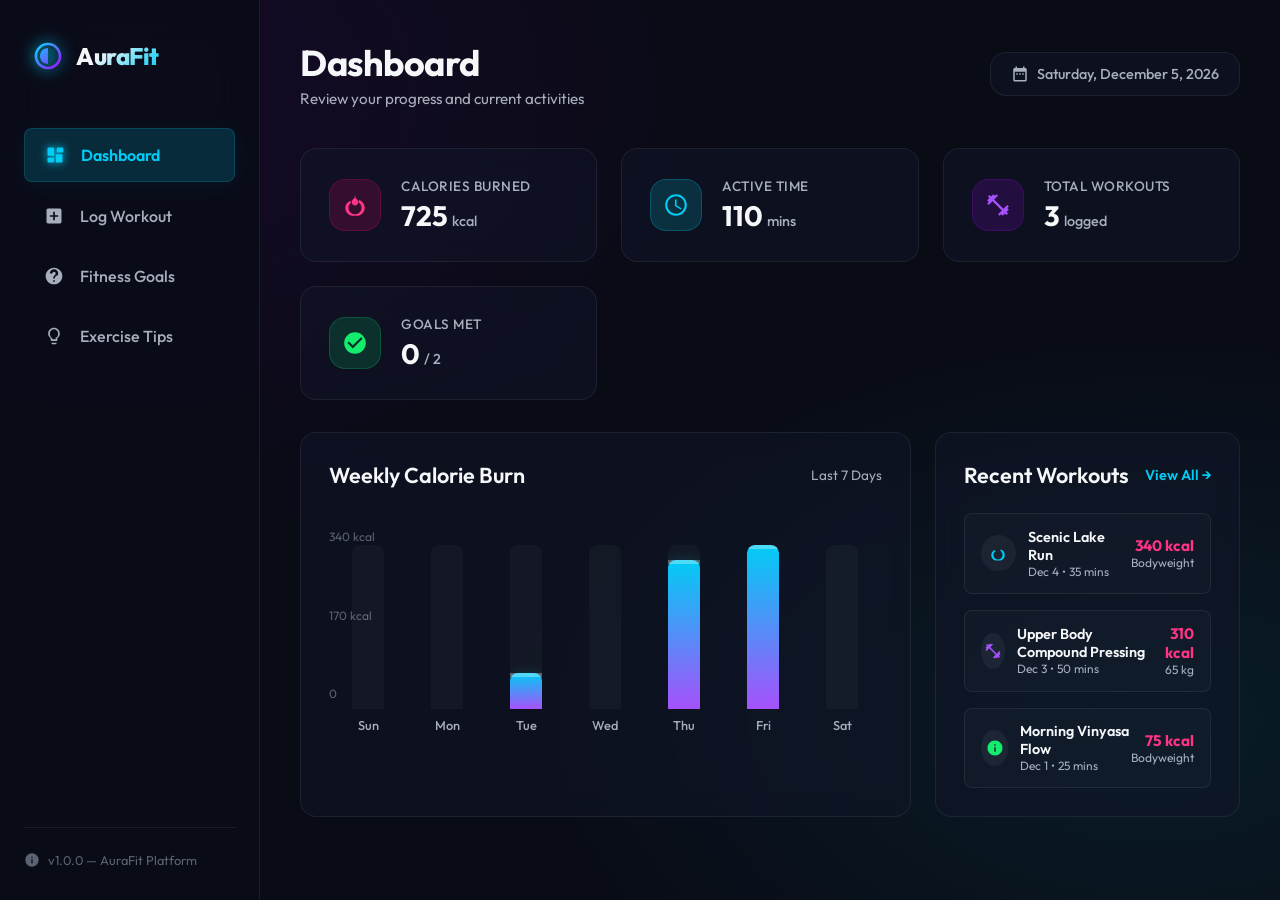
<file: index.html>
<!DOCTYPE html>
<html lang="en">

<head>
    <meta charset="UTF-8">
    <meta name="viewport" content="width=device-width, initial-scale=1.0">
    <title>AuraFit — Premium Fitness & Goal Tracker</title>
    <meta name="description"
        content="A state-of-the-art fitness tracker to log workouts, set personal fitness goals, measure calories burned, and read expert exercise tips.">
    <link rel="stylesheet" href="styles.css">
</head>

<body>

    <!-- Sidebar Navigation -->
    <aside id="sidebar">
        <div class="logo">
            <svg viewBox="0 0 24 24" fill="none" xmlns="http://www.w3.org/2000/svg">
                <path
                    d="M12 2C6.48 2 2 6.48 2 12C2 17.52 6.48 22 12 22C17.52 22 22 17.52 22 12C22 6.48 17.52 2 12 2ZM12 20C7.59 20 4 16.41 4 12C4 7.59 7.59 4 12 4C16.41 4 20 7.59 20 12C20 16.41 16.41 20 12 20Z"
                    fill="url(#logo-grad)" />
                <path d="M12 6C8.69 6 6 8.69 6 12C6 15.31 8.69 18 12 18V6Z" fill="url(#logo-grad)" />
                <defs>
                    <linearGradient id="logo-grad" x1="2" y1="2" x2="22" y2="22" gradientUnits="userSpaceOnUse">
                        <stop stop-color="#00e5ff" />
                        <stop offset="1" stop-color="#aa00ff" />
                    </linearGradient>
                </defs>
            </svg>
            <span>AuraFit</span>
        </div>

        <ul class="nav-links">
            <li class="active" data-view="dashboard">
                <button id="nav-btn-dashboard">
                    <svg viewBox="0 0 24 24">
                        <path
                            d="M4 13h6c.55 0 1-.45 1-1V4c0-.55-.45-1-1-1H4c-.55 0-1 .45-1 1v8c0 .55.45 1 1 1zm0 8h6c.55 0 1-.45 1-1v-4c0-.55-.45-1-1-1H4c-.55 0-1 .45-1 1v4c0 .55.45 1 1 1zm10 0h6c.55 0 1-.45 1-1v-8c0-.55-.45-1-1-1h-6c-.55 0-1 .45-1 1v8c0 .55.45 1 1 1zM14 4v4c0 .55.45 1 1 1h6c.55 0 1-.45 1-1V4c0-.55-.45-1-1-1h-6c-.55 0-1 .45-1 1z" />
                    </svg>
                    Dashboard
                </button>
            </li>
            <li data-view="log">
                <button id="nav-btn-log">
                    <svg viewBox="0 0 24 24">
                        <path
                            d="M19 3H5c-1.1 0-2 .9-2 2v14c0 1.1.9 2 2 2h14c1.1 0 2-.9 2-2V5c0-1.1-.9-2-2-2zm-2 10h-4v4h-2v-4H7v-2h4V7h2v4h4v2z" />
                    </svg>
                    Log Workout
                </button>
            </li>
            <li data-view="goals">
                <button id="nav-btn-goals">
                    <svg viewBox="0 0 24 24">
                        <path
                            d="M12 2C6.48 2 2 6.48 2 12s4.48 10 10 10 10-4.48 10-10S17.52 2 12 2zm1 17h-2v-2h2v2zm2.07-7.75l-.9.92C13.45 12.9 13 13.5 13 15h-2v-.5c0-1.1.45-2.1 1.17-2.83l1.24-1.26c.37-.36.59-.86.59-1.41 0-1.1-.9-2-2-2s-2 .9-2 2H7c0-2.76 2.24-5 5-5s5 2.24 5 5c0 1.04-.42 1.99-1.07 2.75z" />
                    </svg>
                    Fitness Goals
                </button>
            </li>
            <li data-view="tips">
                <button id="nav-btn-tips">
                    <svg viewBox="0 0 24 24">
                        <path
                            d="M9 21c0 .55.45 1 1 1h4c.55 0 1-.45 1-1v-1H9v1zm3-19C8.14 2 5 5.14 5 9c0 2.38 1.19 4.47 3 5.74V17c0 .55.45 1 1 1h6c.55 0 1-.45 1-1v-2.26c1.81-1.27 3-3.36 3-5.74 0-3.86-3.14-7-7-7zm2.85 11.1l-.85.6V16h-4v-1.3l-.85-.6C7.8 13.1 7 11.13 7 9c0-2.76 2.24-5 5-5s5 2.24 5 5c0 2.13-.8 4.1-2.15 5.1z" />
                    </svg>
                    Exercise Tips
                </button>
            </li>
        </ul>

        <div class="sidebar-footer">
            <svg viewBox="0 0 24 24" width="16" height="16" fill="currentColor">
                <path
                    d="M12 2C6.48 2 2 6.48 2 12s4.48 10 10 10 10-4.48 10-10S17.52 2 12 2zm1 15h-2v-6h2v6zm0-8h-2V7h2v2z" />
            </svg>
            <span>v1.0.0 — AuraFit Platform</span>
        </div>
    </aside>

    <!-- Main Workspace Container -->
    <main>
        <!-- Top bar layout -->
        <header>
            <div class="header-title">
                <h1 id="view-title">Dashboard</h1>
                <p id="view-subtitle">Review your progress and current activities</p>
            </div>

            <div style="display: flex; gap: 0.75rem; align-items: center;">
                <!-- Mobile Navigation Hamburger Menu -->
                <button class="menu-btn" id="mobile-menu-btn" aria-label="Toggle Navigation Menu">
                    <svg viewBox="0 0 24 24">
                        <path d="M3 18h18v-2H3v2zm0-5h18v-2H3v2zm0-7v2h18V6H3z" />
                    </svg>
                </button>
                <div class="header-date">
                    <svg viewBox="0 0 24 24" width="18" height="18" fill="currentColor">
                        <path
                            d="M9 11H7v2h2v-2zm4 0h-2v2h2v-2zm4 0h-2v2h2v-2zm2-7h-1V2h-2v2H8V2H6v2H5c-1.11 0-1.99.9-1.99 2L3 20c0 1.1.89 2 2 2h14c1.1 0 2-.9 2-2V6c0-1.1-.9-2-2-2zm0 16H5V9h14v11z" />
                    </svg>
                    <span id="current-date-str">July 19, 2026</span>
                </div>
            </div>
        </header>

        <!-- VIEW 1: DASHBOARD -->
        <section id="view-dashboard" class="app-view active">
            <!-- Metric Cards -->
            <div class="metrics-grid">
                <!-- Card: Calories -->
                <div class="glass-card metric-card calories" id="dash-card-calories">
                    <div class="metric-icon">
                        <svg viewBox="0 0 24 24">
                            <path
                                d="M12 2.69c.04.83-.06 1.48-.28 2.05-.22.58-.58 1.09-1.07 1.54C9.67 7.18 9 8.24 9 9.5c0 1.66 1.34 3 3 3s3-1.34 3-3c0-1.2-.6-2.28-1.51-2.95-.31-.22-.59-.51-.78-.85-.19-.34-.28-.75-.28-1.2v-.81M13.5 22c4.14 0 7.5-3.36 7.5-7.5 0-3.33-2.17-6.15-5.15-7.14-.14.67-.44 1.28-.88 1.79C16.92 10.42 18 12.33 18 14.5c0 3.31-2.69 6-6 6s-6-2.69-6-6c0-1.99.97-3.75 2.47-4.85-.36-.45-.63-1-.79-1.6C5.07 9.17 3 11.59 3 14.5 3 18.64 6.36 22 10.5 22h3z" />
                        </svg>
                    </div>
                    <div class="metric-info">
                        <span class="metric-label">Calories Burned</span>
                        <div class="metric-value"><span id="metric-calories">0</span><span
                                class="metric-unit">kcal</span></div>
                    </div>
                </div>
                <!-- Card: Active Time -->
                <div class="glass-card metric-card duration" id="dash-card-duration">
                    <div class="metric-icon">
                        <svg viewBox="0 0 24 24">
                            <path
                                d="M11.99 2C6.47 2 2 6.48 2 12s4.47 10 9.99 10C17.52 22 22 17.52 22 12S17.52 2 11.99 2zM12 20c-4.42 0-8-3.58-8-8s3.58-8 8-8 8 3.58 8 8-3.58 8-8 8zm.5-13H11v6l5.25 3.15.75-1.23-4.5-2.67z" />
                        </svg>
                    </div>
                    <div class="metric-info">
                        <span class="metric-label">Active Time</span>
                        <div class="metric-value"><span id="metric-duration">0</span><span
                                class="metric-unit">mins</span></div>
                    </div>
                </div>
                <!-- Card: Workouts -->
                <div class="glass-card metric-card workouts" id="dash-card-workouts">
                    <div class="metric-icon">
                        <svg viewBox="0 0 24 24">
                            <path
                                d="M20.57 14.86L22 13.43 20.57 12 17 15.57 8.43 7 12 3.43 10.57 2 9.14 3.43 7.71 2 5.57 4.14 4.14 2.71 2.71 4.14 4.14 5.57 2 7.71 3.43 9.14 2 10.57 3.43 12 7 8.43 15.57 17 12 20.57 13.43 22 14.86 20.57 16.29 22 18.43 19.86 19.86 21.29 21.29 19.86 19.86 18.43 22 16.29 20.57 14.86z" />
                        </svg>
                    </div>
                    <div class="metric-info">
                        <span class="metric-label">Total Workouts</span>
                        <div class="metric-value"><span id="metric-workouts">0</span><span
                                class="metric-unit">logged</span></div>
                    </div>
                </div>
                <!-- Card: Goal Status -->
                <div class="glass-card metric-card goals-met" id="dash-card-goals">
                    <div class="metric-icon">
                        <svg viewBox="0 0 24 24">
                            <path
                                d="M12 2C6.48 2 2 6.48 2 12s4.48 10 10 10 10-4.48 10-10S17.52 2 12 2zm-2 15l-5-5 1.41-1.41L10 14.17l7.59-7.59L19 8l-9 9z" />
                        </svg>
                    </div>
                    <div class="metric-info">
                        <span class="metric-label">Goals Met</span>
                        <div class="metric-value"><span id="metric-goals-met">0</span><span class="metric-unit">/ <span
                                    id="metric-goals-total">0</span></span></div>
                    </div>
                </div>
            </div>

            <!-- Details: Chart and Quick Log/Overview -->
            <div class="dashboard-details-grid">
                <!-- Weekly Activity Log (CSS Chart Card) -->
                <div class="glass-card">
                    <div class="section-header">
                        <h2>Weekly Calorie Burn</h2>
                        <span style="font-size:0.85rem; color: var(--text-muted);">Last 7 Days</span>
                    </div>
                    <div id="chart-mount">
                        <!-- Chart loaded by app.js -->
                    </div>
                </div>

                <!-- Recent Activities (Quick List) -->
                <div class="glass-card">
                    <div class="section-header">
                        <h2>Recent Workouts</h2>
                        <button class="btn-link" id="btn-view-all-workouts">View All →</button>
                    </div>
                    <div class="quick-stats" id="recent-workouts-mount">
                        <!-- Content loaded by app.js -->
                    </div>
                </div>
            </div>
        </section>

        <!-- VIEW 2: LOG WORKOUT -->
        <section id="view-log" class="app-view">
            <div class="log-layout">
                <!-- Form column -->
                <div class="glass-card" style="height: fit-content;">
                    <div class="section-header" style="margin-bottom: 1.25rem;">
                        <h2>Log a New Activity</h2>
                    </div>
                    <form id="workout-form" novalidate>
                        <div class="form-grid">
                            <div class="form-group full-width">
                                <label for="workout-name">Exercise/Workout Name</label>
                                <input type="text" id="workout-name" placeholder="e.g. Morning Runs, Squats, Pilates"
                                    required>
                            </div>
                            <div class="form-group">
                                <label for="workout-category">Category</label>
                                <select id="workout-category">
                                    <option value="cardio">Cardio</option>
                                    <option value="strength">Strength</option>
                                    <option value="flexibility">Flexibility / Yoga</option>
                                    <option value="sport">Sports / Games</option>
                                    <option value="mind-body">Mind-Body & Stretch</option>
                                </select>
                            </div>
                            <div class="form-group">
                                <label for="workout-duration">Duration (Minutes)</label>
                                <input type="number" id="workout-duration" min="1" max="480" value="30" required>
                            </div>
                            <div class="form-group">
                                <label for="workout-weight">Weight Load (kg) <span
                                        style="font-size:0.7rem; color:var(--text-dark);">(Optional)</span></label>
                                <input type="number" id="workout-weight" min="0" max="500" placeholder="—">
                            </div>
                            <div class="form-group">
                                <label for="workout-sets">Sets / Reps <span
                                        style="font-size:0.7rem; color:var(--text-dark);">(Optional)</span></label>
                                <div style="display:flex; gap:0.5rem; align-items:center;">
                                    <input type="number" id="workout-sets" min="0" max="100" placeholder="Sets"
                                        style="width:50%;">
                                    <span style="color:var(--text-dark);">x</span>
                                    <input type="number" id="workout-reps" min="0" max="1000" placeholder="Reps"
                                        style="width:50%;">
                                </div>
                            </div>
                            <div class="form-group full-width">
                                <label for="workout-calories">Calories Burned <span
                                        style="font-size:0.75rem; color:var(--text-dark);">(Leave blank to
                                        auto-calculate)</span></label>
                                <input type="number" id="workout-calories" min="0" max="5000"
                                    placeholder="Auto-calculated MET equivalent">
                            </div>
                        </div>
                        <div class="btn-container">
                            <button type="reset" class="btn btn-secondary">Clear</button>
                            <button type="submit" class="btn btn-primary" id="btn-save-workout">
                                <svg viewBox="0 0 24 24" width="18" height="18" fill="currentColor">
                                    <path d="M19 13h-6v6h-2v-6H5v-2h6V5h2v6h6v2z" />
                                </svg>
                                Save Activity
                            </button>
                        </div>
                    </form>
                </div>

                <!-- History Logs List -->
                <div class="glass-card">
                    <div class="section-header">
                        <h2>Workout History</h2>
                        <span id="workout-history-count"
                            style="font-size: 0.9rem; color: var(--text-muted); font-weight: 500;">0 logged</span>
                    </div>
                    <div class="workouts-table-container">
                        <table id="history-table">
                            <thead>
                                <tr>
                                    <th>Date</th>
                                    <th>Activity</th>
                                    <th>Category</th>
                                    <th>Load & Volume</th>
                                    <th>Duration</th>
                                    <th>Calories</th>
                                    <th style="width: 50px;">Action</th>
                                </tr>
                            </thead>
                            <tbody id="history-table-body">
                                <!-- Dynamic JS Injection -->
                            </tbody>
                        </table>
                        <div id="history-empty-state">
                            <!-- Injected if list is empty -->
                        </div>
                    </div>
                </div>
            </div>
        </section>

        <!-- VIEW 3: FITNESS GOALS -->
        <section id="view-goals" class="app-view">
            <div class="goals-layout">
                <!-- Create Goal Column -->
                <div class="glass-card" style="height: fit-content;">
                    <div class="section-header" style="margin-bottom: 1.25rem;">
                        <h2>Define a Goal</h2>
                    </div>
                    <form id="goal-form" novalidate>
                        <div class="form-grid">
                            <div class="form-group full-width">
                                <label for="goal-name">Goal Title / Focus</label>
                                <input type="text" id="goal-name" placeholder="e.g. Burn Calories, Weekly Gym Session"
                                    required>
                            </div>
                            <div class="form-group">
                                <label for="goal-metric">Metric Tracked</label>
                                <select id="goal-metric">
                                    <option value="calories">Calories Burned (kcal)</option>
                                    <option value="duration">Active Time (mins)</option>
                                    <option value="count">Workouts Logged (count)</option>
                                </select>
                            </div>
                            <div class="form-group">
                                <label for="goal-value">Target Value</label>
                                <input type="number" id="goal-value" min="1" max="100000" value="1000" required>
                            </div>
                            <div class="form-group full-width">
                                <label for="goal-timeframe">Goal Duration</label>
                                <select id="goal-timeframe">
                                    <option value="weekly">Weekly Target (This Week)</option>
                                    <option value="monthly">Monthly Target (This Month)</option>
                                </select>
                            </div>
                        </div>
                        <div class="btn-container">
                            <button type="submit" class="btn btn-primary" style="width: 100%; justify-content: center;"
                                id="btn-save-goal">
                                <svg viewBox="0 0 24 24" width="18" height="18" fill="currentColor">
                                    <path
                                        d="M12 2C6.48 2 2 6.48 2 12s4.48 10 10 10 10-4.48 10-10S17.52 2 12 2zm1 17h-2v-2h2v2zm2.07-7.75l-.9.92C13.45 12.9 13 13.5 13 15h-2v-.5c0-1.1.45-2.1 1.17-2.83l1.24-1.26c.37-.36.59-.86.59-1.41 0-1.1-.9-2-2-2s-2 .9-2 2H7c0-2.76 2.24-5 5-5s5 2.24 5 5c0 1.04-.42 1.99-1.07 2.75z" />
                                </svg>
                                Create Fitness Goal
                            </button>
                        </div>
                    </form>
                </div>

                <!-- Goals Progress Grid -->
                <div class="glass-card">
                    <div class="section-header">
                        <h2>Goal Progress tracker</h2>
                        <span id="goals-progress-count"
                            style="font-size: 0.9rem; color: var(--text-muted); font-weight: 500;">0 Goals</span>
                    </div>
                    <div class="goals-list-grid" id="goals-list-mount">
                        <!-- Dynamic JS Injection -->
                    </div>
                    <div id="goals-empty-state">
                        <!-- Injected if list is empty -->
                    </div>
                </div>
            </div>
        </section>

        <!-- VIEW 4: EXERCISE TIPS -->
        <section id="view-tips" class="app-view">
            <!-- Search & Filters -->
            <div class="glass-card" style="margin-bottom: 2rem; padding: 1.25rem 1.75rem;">
                <div class="tips-controls">
                    <div class="search-wrapper">
                        <svg viewBox="0 0 24 24">
                            <path
                                d="M15.5 14h-.79l-.28-.27C15.41 12.59 16 11.11 16 9.5 16 5.91 13.09 3 9.5 3S3 5.91 3 9.5 5.91 16 9.5 16c1.61 0 3.09-.59 4.23-1.57l.27.28v.79l5 4.99L20.49 19l-4.99-5zm-6 0C7.01 14 5 11.99 5 9.5S7.01 5 9.5 5 14 7.01 14 9.5 11.99 14 9.5 14z" />
                        </svg>
                        <input type="text" id="tips-search"
                            placeholder="Search exercises, breathing techniques, nutrition, recovery...">
                    </div>
                </div>
                <div class="filter-pills" id="tips-category-pills">
                    <button class="filter-pill active" data-category="all">All Guidance</button>
                    <button class="filter-pill" data-category="Warm-up">Warm-Up</button>
                    <button class="filter-pill" data-category="Strength">Strength</button>
                    <button class="filter-pill" data-category="Cardio">Cardio</button>
                    <button class="filter-pill" data-category="Recovery">Recovery</button>
                    <button class="filter-pill" data-category="Nutrition">Nutrition</button>
                </div>
            </div>

            <!-- Tips Grid -->
            <div class="tips-grid" id="tips-grid-mount">
                <!-- Dynamically loaded -->
            </div>
        </section>
    </main>

    <!-- Modal view for Detailed Tip Guides -->
    <div class="modal-overlay" id="tip-modal-overlay">
        <div class="modal-card">
            <div class="modal-header">
                <h3 id="modal-tip-title">Squat Technique Guide</h3>
                <button class="modal-close" id="modal-close-btn" aria-label="Close modal">
                    <svg viewBox="0 0 24 24">
                        <path
                            d="M19 6.41L17.59 5 12 10.59 6.41 5 5 6.41 10.59 12 5 17.59 6.41 19 12 13.41 17.59 19 19 17.59 13.41 12 19 6.41z" />
                    </svg>
                </button>
            </div>
            <div class="modal-body" id="modal-tip-body">
                <!-- Dynamic text content loaded in JS -->
            </div>
        </div>
    </div>

    <script src="app.js"></script>
</body>

</html>
</file>
<file: styles.css>
@import url('https://fonts.googleapis.com/css2?family=Outfit:wght@300;400;500;600;700;800&display=swap');

:root {
    --bg-dark: hsl(230, 40%, 6%);
    --bg-card: rgba(18, 22, 40, 0.55);
    --bg-card-hover: rgba(26, 32, 58, 0.7);
    --border-color: rgba(255, 255, 255, 0.07);
    --border-color-hover: rgba(255, 255, 255, 0.15);

    --primary: hsl(190, 100%, 48%);
    --primary-glow: rgba(0, 229, 255, 0.15);
    --secondary: hsl(270, 95%, 65%);
    --secondary-glow: rgba(170, 0, 255, 0.15);
    --success: hsl(145, 85%, 50%);
    --success-glow: rgba(0, 230, 115, 0.15);
    --accent: hsl(335, 100%, 60%);
    --accent-glow: rgba(255, 0, 110, 0.15);

    --text-main: hsl(220, 20%, 97%);
    --text-muted: hsl(220, 15%, 70%);
    --text-dark: hsl(220, 10%, 40%);

    --font-sans: 'Outfit', -apple-system, BlinkMacSystemFont, "Segoe UI", Roboto, sans-serif;
    --transition: all 0.3s cubic-bezier(0.25, 0.8, 0.25, 1);
    --border-radius: 16px;
    --border-radius-sm: 8px;
    --sidebar-width: 260px;
}

* {
    margin: 0;
    padding: 0;
    box-sizing: border-box;
}

body {
    font-family: var(--font-sans);
    background-color: var(--bg-dark);
    background-image:
        radial-gradient(at 10% 10%, rgba(170, 0, 255, 0.08) 0px, transparent 40%),
        radial-gradient(at 90% 80%, rgba(0, 229, 255, 0.08) 0px, transparent 40%);
    background-attachment: fixed;
    color: var(--text-main);
    min-height: 100vh;
    display: flex;
    overflow-x: hidden;
}

/* Styled Scrollbars */
::-webkit-scrollbar {
    width: 8px;
    height: 8px;
}

::-webkit-scrollbar-track {
    background: var(--bg-dark);
}

::-webkit-scrollbar-thumb {
    background: rgba(255, 255, 255, 0.1);
    border-radius: 4px;
}

::-webkit-scrollbar-thumb:hover {
    background: rgba(255, 255, 255, 0.2);
}

/* Sidebar Navigation */
aside {
    width: var(--sidebar-width);
    background: rgba(10, 12, 24, 0.85);
    backdrop-filter: blur(20px);
    border-right: 1px solid var(--border-color);
    padding: 2rem 1.5rem;
    display: flex;
    flex-direction: column;
    position: fixed;
    top: 0;
    bottom: 0;
    left: 0;
    z-index: 100;
    transition: var(--transition);
}

.logo {
    display: flex;
    align-items: center;
    gap: 0.75rem;
    margin-bottom: 3rem;
    padding: 0.5rem;
}

.logo svg {
    width: 32px;
    height: 32px;
    filter: drop-shadow(0 0 8px var(--primary));
}

.logo span {
    font-size: 1.5rem;
    font-weight: 800;
    letter-spacing: -0.5px;
    background: linear-gradient(135deg, var(--text-main) 30%, var(--primary) 100%);
    -webkit-background-clip: text;
    -webkit-text-fill-color: transparent;
}

.nav-links {
    list-style: none;
    display: flex;
    flex-direction: column;
    gap: 0.5rem;
    flex-grow: 1;
}

.nav-links li button {
    width: 100%;
    background: transparent;
    border: none;
    outline: none;
    padding: 1rem 1.25rem;
    border-radius: var(--border-radius-sm);
    color: var(--text-muted);
    font-family: var(--font-sans);
    font-size: 1rem;
    font-weight: 500;
    display: flex;
    align-items: center;
    gap: 1rem;
    cursor: pointer;
    transition: var(--transition);
    text-align: left;
}

.nav-links li button svg {
    width: 20px;
    height: 20px;
    fill: currentColor;
    transition: var(--transition);
}

.nav-links li button:hover {
    color: var(--text-main);
    background: rgba(255, 255, 255, 0.03);
}

.nav-links li.active button {
    color: var(--primary);
    background: var(--primary-glow);
    border: 1px solid rgba(0, 229, 255, 0.15);
    font-weight: 600;
    box-shadow: 0 4px 20px rgba(0, 229, 255, 0.05);
}

.nav-links li.active button svg {
    filter: drop-shadow(0 0 4px var(--primary));
}

.sidebar-footer {
    padding-top: 1.5rem;
    border-top: 1px solid var(--border-color);
    font-size: 0.8rem;
    color: var(--text-dark);
    display: flex;
    align-items: center;
    gap: 0.5rem;
}

/* Main Content Area */
main {
    margin-left: var(--sidebar-width);
    flex-grow: 1;
    padding: 2.5rem;
    min-height: 100vh;
    max-width: 1400px;
    width: calc(100% - var(--sidebar-width));
    transition: var(--transition);
}

/* Header/Top Bar */
header {
    display: flex;
    justify-content: space-between;
    align-items: center;
    margin-bottom: 2.5rem;
}

.header-title h1 {
    font-size: 2.25rem;
    font-weight: 700;
    letter-spacing: -0.5px;
}

.header-title p {
    color: var(--text-muted);
    font-size: 0.95rem;
    margin-top: 0.25rem;
}

.header-date {
    background: var(--bg-card);
    border: 1px solid var(--border-color);
    padding: 0.75rem 1.25rem;
    border-radius: var(--border-radius);
    font-size: 0.9rem;
    font-weight: 500;
    color: var(--text-muted);
    display: flex;
    align-items: center;
    gap: 0.5rem;
}

/* Panels/Sections View System */
.app-view {
    display: none;
    animation: fadeIn 0.4s ease-out forwards;
}

.app-view.active {
    display: block;
}

@keyframes fadeIn {
    from {
        opacity: 0;
        transform: translateY(12px);
    }

    to {
        opacity: 1;
        transform: translateY(0);
    }
}

/* Glass Card styling */
.glass-card {
    background: var(--bg-card);
    backdrop-filter: blur(12px);
    border: 1px solid var(--border-color);
    border-radius: var(--border-radius);
    padding: 1.75rem;
    transition: var(--transition);
    position: relative;
    overflow: hidden;
}

.glass-card:hover {
    background: var(--bg-card-hover);
    border-color: var(--border-color-hover);
    box-shadow: 0 8px 32px rgba(0, 0, 0, 0.2);
}

/* Grid Layouts */
.metrics-grid {
    display: grid;
    grid-template-columns: repeat(auto-fit, minmax(220px, 1fr));
    gap: 1.5rem;
    margin-bottom: 2rem;
}

.metric-card {
    display: flex;
    align-items: center;
    gap: 1.25rem;
}

.metric-icon {
    width: 52px;
    height: 52px;
    border-radius: var(--border-radius);
    display: flex;
    align-items: center;
    justify-content: center;
}

.metric-card.calories .metric-icon {
    background: var(--accent-glow);
    border: 1px solid rgba(255, 0, 110, 0.2);
    color: var(--accent);
}

.metric-card.duration .metric-icon {
    background: var(--primary-glow);
    border: 1px solid rgba(0, 229, 255, 0.2);
    color: var(--primary);
}

.metric-card.workouts .metric-icon {
    background: var(--secondary-glow);
    border: 1px solid rgba(170, 0, 255, 0.2);
    color: var(--secondary);
}

.metric-card.goals-met .metric-icon {
    background: var(--success-glow);
    border: 1px solid rgba(0, 230, 115, 0.2);
    color: var(--success);
}

.metric-icon svg {
    width: 26px;
    height: 26px;
    fill: currentColor;
}

.metric-info {
    display: flex;
    flex-direction: column;
}

.metric-label {
    font-size: 0.85rem;
    color: var(--text-muted);
    font-weight: 500;
    text-transform: uppercase;
    letter-spacing: 0.5px;
}

.metric-value {
    font-size: 1.75rem;
    font-weight: 700;
    margin-top: 0.2rem;
}

.metric-unit {
    font-size: 0.9rem;
    font-weight: 500;
    color: var(--text-muted);
    margin-left: 0.25rem;
}

/* Dashboard Charts & Logs Row */
.dashboard-details-grid {
    display: grid;
    grid-template-columns: 2fr 1fr;
    gap: 1.5rem;
    margin-bottom: 2rem;
}

@media (max-width: 1024px) {
    .dashboard-details-grid {
        grid-template-columns: 1fr;
    }
}

.section-header {
    display: flex;
    justify-content: space-between;
    align-items: center;
    margin-bottom: 1.5rem;
}

.section-header h2 {
    font-size: 1.35rem;
    font-weight: 600;
}

.section-header .btn-link {
    background: transparent;
    border: none;
    color: var(--primary);
    font-weight: 600;
    font-size: 0.9rem;
    cursor: pointer;
    font-family: var(--font-sans);
    display: flex;
    align-items: center;
    gap: 0.25rem;
    transition: var(--transition);
}

.section-header .btn-link:hover {
    text-decoration: underline;
    opacity: 0.9;
}

/* CSS Chart styles */
.chart-container {
    height: 220px;
    display: flex;
    align-items: flex-end;
    justify-content: space-between;
    padding-top: 1rem;
    position: relative;
}

.chart-axis-y {
    position: absolute;
    left: 0;
    top: 1rem;
    bottom: 2rem;
    display: flex;
    flex-direction: column;
    justify-content: space-between;
    font-size: 0.75rem;
    color: var(--text-dark);
}

.chart-bar-wrapper {
    flex-grow: 1;
    display: flex;
    flex-direction: column;
    align-items: center;
    height: 100%;
    justify-content: flex-end;
    position: relative;
    z-index: 10;
}

.chart-bar-container {
    width: 32px;
    background: rgba(255, 255, 255, 0.03);
    border-radius: 8px 8px 0 0;
    height: calc(100% - 2.5rem);
    display: flex;
    align-items: flex-end;
    position: relative;
    overflow: hidden;
}

.chart-bar {
    width: 100%;
    background: linear-gradient(to top, var(--secondary), var(--primary));
    border-radius: 8px 8px 0 0;
    height: 0%;
    transition: height 1s cubic-bezier(0.4, 0, 0.2, 1);
    position: relative;
    box-shadow: 0 0 12px rgba(0, 229, 255, 0.15);
}

.chart-bar::after {
    content: '';
    position: absolute;
    top: 0;
    left: 0;
    right: 0;
    height: 4px;
    background: rgba(255, 255, 255, 0.3);
}

.chart-bar-tooltip {
    position: absolute;
    bottom: 100%;
    background: #181d33;
    color: #fff;
    font-size: 0.75rem;
    padding: 0.25rem 0.5rem;
    border-radius: 4px;
    border: 1px solid var(--border-color);
    white-space: nowrap;
    opacity: 0;
    transform: translateY(-4px);
    transition: var(--transition);
    pointer-events: none;
    z-index: 20;
}

.chart-bar-wrapper:hover .chart-bar-tooltip {
    opacity: 1;
    transform: translateY(-8px);
}

.chart-label {
    margin-top: 0.5rem;
    font-size: 0.8rem;
    color: var(--text-muted);
    font-weight: 500;
}

.empty-chart-state {
    display: flex;
    flex-direction: column;
    align-items: center;
    justify-content: center;
    width: 100%;
    height: 100%;
    color: var(--text-dark);
    text-align: center;
}

.empty-chart-state svg {
    width: 48px;
    height: 48px;
    margin-bottom: 0.75rem;
    opacity: 0.4;
}

/* Quick Log UI */
.quick-stats {
    display: flex;
    flex-direction: column;
    gap: 1rem;
}

.mini-workout-card {
    background: rgba(255, 255, 255, 0.02);
    border: 1px solid var(--border-color);
    border-radius: var(--border-radius-sm);
    padding: 0.85rem 1rem;
    display: flex;
    align-items: center;
    justify-content: space-between;
    transition: var(--transition);
}

.mini-workout-card:hover {
    background: rgba(255, 255, 255, 0.04);
    border-color: var(--border-color-hover);
}

.mini-w-details {
    display: flex;
    align-items: center;
    gap: 0.75rem;
}

.mini-w-icon {
    width: 36px;
    height: 36px;
    border-radius: 50%;
    display: flex;
    align-items: center;
    justify-content: center;
    background: rgba(255, 255, 255, 0.05);
    color: var(--text-muted);
}

.mini-w-icon svg {
    width: 18px;
    height: 18px;
    fill: currentColor;
}

.mini-w-text h4 {
    font-size: 0.9rem;
    font-weight: 600;
}

.mini-w-text p {
    font-size: 0.75rem;
    color: var(--text-muted);
}

.mini-w-stats {
    text-align: right;
}

.mini-w-value {
    font-size: 0.95rem;
    font-weight: 700;
    color: var(--accent);
}

.mini-w-sub {
    font-size: 0.75rem;
    color: var(--text-muted);
}

/* Forms */
.form-grid {
    display: grid;
    grid-template-columns: 1fr 1fr;
    gap: 1.25rem;
    margin-bottom: 1.5rem;
}

@media (max-width: 640px) {
    .form-grid {
        grid-template-columns: 1fr;
    }
}

.form-group {
    display: flex;
    flex-direction: column;
    gap: 0.5rem;
}

.form-group.full-width {
    grid-column: span 2;
}

@media (max-width: 640px) {
    .form-group.full-width {
        grid-column: span 1;
    }
}

label {
    font-size: 0.85rem;
    font-weight: 600;
    color: var(--text-muted);
    text-transform: uppercase;
    letter-spacing: 0.5px;
}

input,
select,
textarea {
    background: rgba(255, 255, 255, 0.03);
    border: 1px solid var(--border-color);
    border-radius: var(--border-radius-sm);
    padding: 0.85rem 1rem;
    color: var(--text-main);
    font-family: var(--font-sans);
    font-size: 0.95rem;
    transition: var(--transition);
    outline: none;
}

input:focus,
select:focus,
textarea:focus {
    border-color: var(--primary);
    background: rgba(255, 255, 255, 0.05);
    box-shadow: 0 0 10px rgba(0, 229, 255, 0.1);
}

select option {
    background: #0f1220;
    color: var(--text-main);
}

.btn-container {
    display: flex;
    justify-content: flex-end;
    gap: 1rem;
}

.btn {
    padding: 0.85rem 1.75rem;
    border-radius: var(--border-radius-sm);
    font-family: var(--font-sans);
    font-size: 0.95rem;
    font-weight: 600;
    cursor: pointer;
    transition: var(--transition);
    display: inline-flex;
    align-items: center;
    gap: 0.5rem;
    border: none;
}

.btn-primary {
    background: linear-gradient(135deg, var(--primary), var(--secondary));
    color: #fff;
    box-shadow: 0 4px 15px rgba(0, 229, 255, 0.2);
}

.btn-primary:hover {
    transform: translateY(-2px);
    box-shadow: 0 6px 20px rgba(0, 229, 255, 0.35);
}

.btn-secondary {
    background: rgba(255, 255, 255, 0.05);
    color: var(--text-main);
    border: 1px solid var(--border-color);
}

.btn-secondary:hover {
    background: rgba(255, 255, 255, 0.08);
    border-color: var(--border-color-hover);
}

/* History logs list view */
.log-layout {
    display: grid;
    grid-template-columns: 1fr 2fr;
    gap: 2rem;
}

@media (max-width: 1024px) {
    .log-layout {
        grid-template-columns: 1fr;
    }
}

.workouts-table-container {
    overflow-x: auto;
}

table {
    width: 100%;
    border-collapse: collapse;
    text-align: left;
    margin-top: 0.5rem;
}

th {
    padding: 1rem;
    font-size: 0.85rem;
    font-weight: 600;
    color: var(--text-muted);
    text-transform: uppercase;
    letter-spacing: 0.5px;
    border-bottom: 1px solid var(--border-color);
}

td {
    padding: 1.15rem 1rem;
    border-bottom: 1px solid var(--border-color);
    font-size: 0.95rem;
    color: var(--text-main);
}

tr:last-child td {
    border-bottom: none;
}

tr:hover td {
    background: rgba(255, 255, 255, 0.015);
}

.table-category {
    display: inline-flex;
    align-items: center;
    padding: 0.35rem 0.65rem;
    border-radius: 20px;
    font-size: 0.75rem;
    font-weight: 600;
    text-transform: uppercase;
    letter-spacing: 0.5px;
}

.category-cardio {
    background: rgba(0, 229, 255, 0.12);
    color: var(--primary);
}

.category-strength {
    background: rgba(170, 0, 255, 0.12);
    color: var(--secondary);
}

.category-flexibility {
    background: rgba(0, 230, 115, 0.12);
    color: var(--success);
}

.category-sport {
    background: rgba(255, 0, 110, 0.12);
    color: var(--accent);
}

.category-mind-body {
    background: rgba(255, 170, 0, 0.12);
    color: hsl(40, 100%, 55%);
}

.action-btn {
    background: transparent;
    border: none;
    color: var(--text-muted);
    cursor: pointer;
    padding: 0.25rem;
    border-radius: 4px;
    transition: var(--transition);
}

.action-btn:hover {
    color: var(--accent);
    background: var(--accent-glow);
}

.action-btn svg {
    width: 18px;
    height: 18px;
    fill: currentColor;
}

/* Goals Grid UI */
.goals-layout {
    display: grid;
    grid-template-columns: 1fr 2fr;
    gap: 2rem;
}

@media (max-width: 1024px) {
    .goals-layout {
        grid-template-columns: 1fr;
    }
}

.goals-list-grid {
    display: grid;
    grid-template-columns: 1fr;
    gap: 1.25rem;
}

.goal-card {
    display: flex;
    flex-direction: column;
    gap: 1rem;
}

.goal-header {
    display: flex;
    justify-content: space-between;
    align-items: flex-start;
}

.goal-meta h3 {
    font-size: 1.1rem;
    font-weight: 600;
}

.goal-meta p {
    font-size: 0.8rem;
    color: var(--text-muted);
    margin-top: 0.2rem;
}

.goal-badge {
    background: rgba(255, 255, 255, 0.05);
    border: 1px solid var(--border-color);
    padding: 0.25rem 0.65rem;
    border-radius: 12px;
    font-size: 0.75rem;
    font-weight: 500;
    color: var(--text-muted);
    text-transform: uppercase;
}

.goal-progress-info {
    display: flex;
    justify-content: space-between;
    font-size: 0.85rem;
    font-weight: 500;
}

.goal-percentage {
    color: var(--primary);
    font-weight: 600;
}

.progress-bar-bg {
    width: 100%;
    height: 8px;
    background: rgba(255, 255, 255, 0.05);
    border-radius: 4px;
    overflow: hidden;
}

.progress-bar-fill {
    height: 100%;
    background: linear-gradient(to right, var(--primary), var(--secondary));
    border-radius: 4px;
    width: 0%;
    transition: width 1s cubic-bezier(0.4, 0, 0.2, 1);
    box-shadow: 0 0 8px rgba(0, 229, 255, 0.2);
}

.goal-card.completed .progress-bar-fill {
    background: linear-gradient(to right, var(--success), #00e6a8);
    box-shadow: 0 0 8px rgba(0, 230, 115, 0.2);
}

.goal-card.completed .goal-percentage {
    color: var(--success);
}

/* Tips Module UI */
.tips-controls {
    display: flex;
    gap: 1rem;
    margin-bottom: 2rem;
    align-items: center;
}

.search-wrapper {
    position: relative;
    flex-grow: 1;
}

.search-wrapper svg {
    position: absolute;
    left: 1rem;
    top: 50%;
    transform: translateY(-50%);
    width: 18px;
    height: 18px;
    fill: var(--text-muted);
    pointer-events: none;
}

.search-wrapper input {
    width: 100%;
    padding-left: 2.75rem;
}

.filter-pills {
    display: flex;
    gap: 0.5rem;
    flex-wrap: wrap;
    margin-bottom: 2rem;
}

.filter-pill {
    background: rgba(255, 255, 255, 0.03);
    border: 1px solid var(--border-color);
    padding: 0.5rem 1rem;
    border-radius: 20px;
    font-size: 0.85rem;
    font-weight: 500;
    color: var(--text-muted);
    cursor: pointer;
    transition: var(--transition);
    font-family: var(--font-sans);
}

.filter-pill:hover {
    background: rgba(255, 255, 255, 0.06);
    color: var(--text-main);
}

.filter-pill.active {
    background: var(--primary);
    border-color: var(--primary);
    color: var(--bg-dark);
    font-weight: 600;
    box-shadow: 0 4px 15px rgba(0, 229, 255, 0.25);
}

.tips-grid {
    display: grid;
    grid-template-columns: repeat(auto-fill, minmax(320px, 1fr));
    gap: 1.5rem;
}

.tip-card {
    display: flex;
    flex-direction: column;
    justify-content: space-between;
    height: 100%;
}

.tip-header {
    display: flex;
    justify-content: space-between;
    align-items: center;
    margin-bottom: 1rem;
}

.tip-tag {
    font-size: 0.75rem;
    font-weight: 600;
    text-transform: uppercase;
    letter-spacing: 0.5px;
    color: var(--primary);
    background: var(--primary-glow);
    padding: 0.25rem 0.6rem;
    border-radius: 4px;
    border: 1px solid rgba(0, 229, 255, 0.1);
}

.tip-card.Warm-up .tip-tag {
    color: hsl(40, 100%, 55%);
    background: rgba(255, 170, 0, 0.1);
    border-color: rgba(255, 170, 0, 0.1);
}

.tip-card.Strength .tip-tag {
    color: var(--secondary);
    background: var(--secondary-glow);
    border-color: rgba(170, 0, 255, 0.1);
}

.tip-card.Cardio .tip-tag {
    color: var(--accent);
    background: var(--accent-glow);
    border-color: rgba(255, 0, 110, 0.1);
}

.tip-card.Recovery .tip-tag {
    color: var(--success);
    background: var(--success-glow);
    border-color: rgba(0, 230, 115, 0.1);
}

.tip-card.Nutrition .tip-tag {
    color: hsl(200, 100%, 50%);
    background: rgba(0, 150, 255, 0.1);
    border-color: rgba(0, 150, 255, 0.1);
}

.tip-difficulty {
    font-size: 0.75rem;
    color: var(--text-muted);
    font-weight: 500;
}

.tip-title {
    font-size: 1.15rem;
    font-weight: 600;
    margin-bottom: 0.75rem;
    color: var(--text-main);
}

.tip-desc {
    font-size: 0.9rem;
    color: var(--text-muted);
    line-height: 1.5;
    margin-bottom: 1.5rem;
    flex-grow: 1;
}

.tip-footer {
    display: flex;
    justify-content: space-between;
    align-items: center;
    border-top: 1px solid var(--border-color);
    padding-top: 1rem;
    font-size: 0.8rem;
    color: var(--text-dark);
}

.tip-footer-interactive {
    color: var(--primary);
    cursor: pointer;
    font-weight: 600;
    transition: var(--transition);
    display: flex;
    align-items: center;
    gap: 0.25rem;
}

.tip-footer-interactive:hover {
    color: var(--text-main);
}

/* Modal View System */
.modal-overlay {
    position: fixed;
    top: 0;
    left: 0;
    right: 0;
    bottom: 0;
    background: rgba(6, 8, 16, 0.8);
    backdrop-filter: blur(8px);
    z-index: 1000;
    display: flex;
    align-items: center;
    justify-content: center;
    opacity: 0;
    pointer-events: none;
    transition: var(--transition);
}

.modal-overlay.active {
    opacity: 1;
    pointer-events: auto;
}

.modal-card {
    background: #111424;
    border: 1px solid var(--border-color-hover);
    border-radius: var(--border-radius);
    max-width: 500px;
    width: 90%;
    padding: 2rem;
    transform: translateY(24px);
    transition: var(--transition);
    box-shadow: 0 20px 50px rgba(0, 0, 0, 0.4);
}

.modal-overlay.active .modal-card {
    transform: translateY(0);
}

.modal-header {
    display: flex;
    justify-content: space-between;
    align-items: center;
    margin-bottom: 1.5rem;
}

.modal-header h3 {
    font-size: 1.35rem;
    font-weight: 700;
}

.modal-close {
    background: transparent;
    border: none;
    color: var(--text-muted);
    cursor: pointer;
    transition: var(--transition);
}

.modal-close:hover {
    color: var(--text-main);
}

.modal-close svg {
    width: 20px;
    height: 20px;
    fill: currentColor;
}

.modal-body {
    line-height: 1.6;
    font-size: 0.95rem;
    color: var(--text-muted);
    display: flex;
    flex-direction: column;
    gap: 1rem;
}

.modal-body ul {
    padding-left: 1.25rem;
    display: flex;
    flex-direction: column;
    gap: 0.5rem;
}

.modal-body strong {
    color: var(--text-main);
}

/* Empty states */
.empty-state {
    display: flex;
    flex-direction: column;
    align-items: center;
    justify-content: center;
    padding: 3rem 1.5rem;
    text-align: center;
    color: var(--text-muted);
}

.empty-state svg {
    width: 64px;
    height: 64px;
    margin-bottom: 1rem;
    opacity: 0.35;
    fill: var(--text-dark);
}

.empty-state h3 {
    font-size: 1.1rem;
    font-weight: 600;
    margin-bottom: 0.25rem;
    color: var(--text-main);
}

.empty-state p {
    font-size: 0.85rem;
    max-width: 280px;
}

/* Mobile Sidebar Menu Button */
.menu-btn {
    display: none;
    background: var(--bg-card);
    border: 1px solid var(--border-color);
    padding: 0.65rem;
    border-radius: var(--border-radius-sm);
    color: var(--text-main);
    cursor: pointer;
    z-index: 200;
}

.menu-btn svg {
    width: 20px;
    height: 20px;
    fill: currentColor;
}

/* Responsive CSS Overrides */
@media (max-width: 768px) {
    aside {
        transform: translateX(-100%);
    }

    aside.open {
        transform: translateX(0);
        box-shadow: 10px 0 40px rgba(0, 0, 0, 0.5);
    }

    main {
        margin-left: 0;
        width: 100%;
        padding: 1.5rem;
    }

    .menu-btn {
        display: block;
    }
}
</file>
